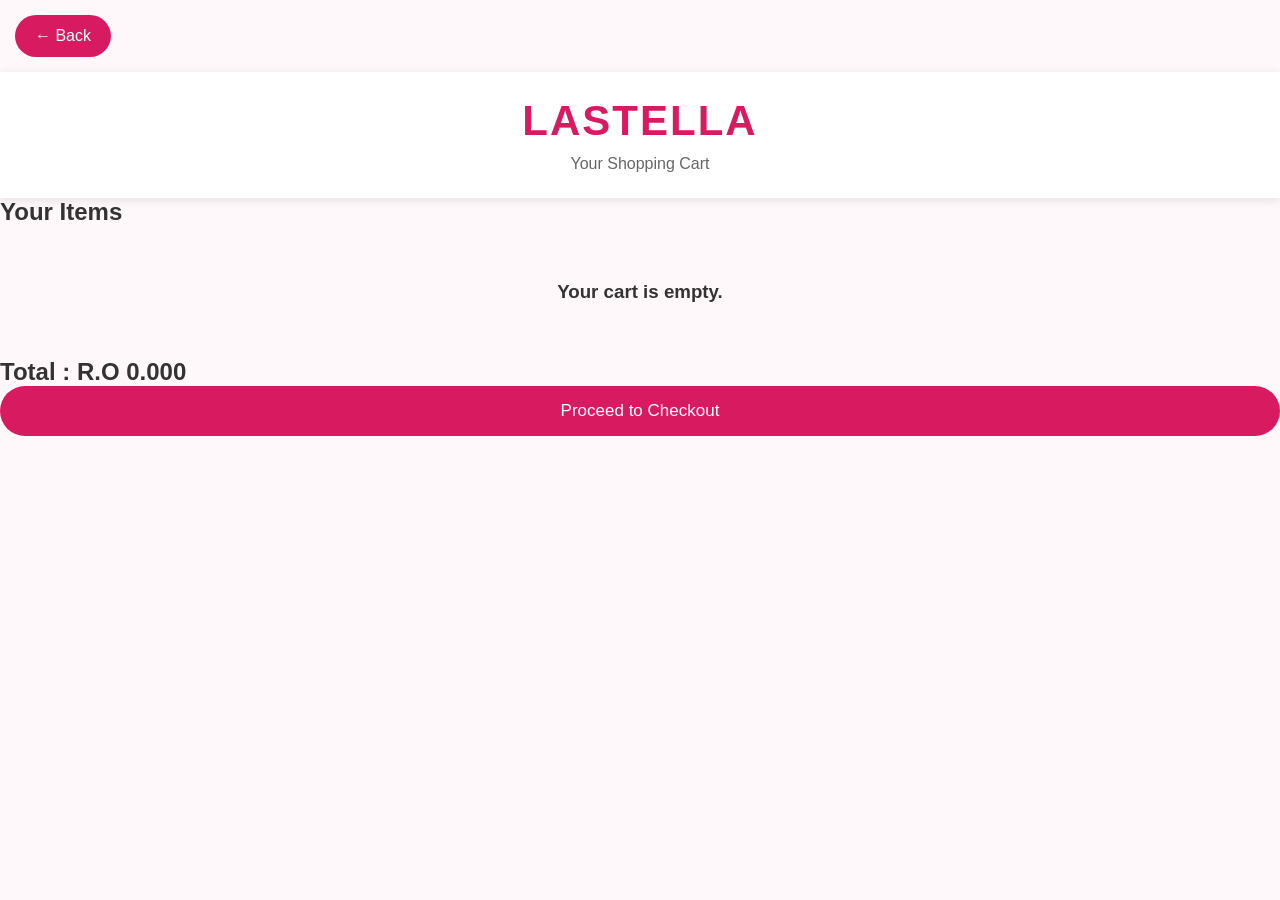
<file: cart.html>
<!DOCTYPE html>
<html lang="en">
<head>

<meta charset="UTF-8">
<meta name="viewport" content="width=device-width, initial-scale=1.0">

<title>Shopping Cart</title>

<link rel="stylesheet" href="style.css">

</head>

<body>

<div style="padding:15px;">
    <button onclick="window.location.href='index.html'"
        style="display:block;background:#d81b60;color:#fff;padding:12px 20px;border:none;border-radius:30px;font-size:16px;">
        ← Back
    </button>
</div>

<header>

<h1>LASTELLA</h1>

<p>Your Shopping Cart</p>

</header>

<div class="cart-page">

<h2>Your Items</h2>

<div id="cart-items">

</div>

<h2>

Total :

<span id="cart-total">

R.O 0.000

</span>

</h2>

<a href="checkout.html">

<button class="checkout-btn">

Proceed to Checkout

</button>

</a>
</div>

<script src="script.js"></script>

</body>

</html>
</file>
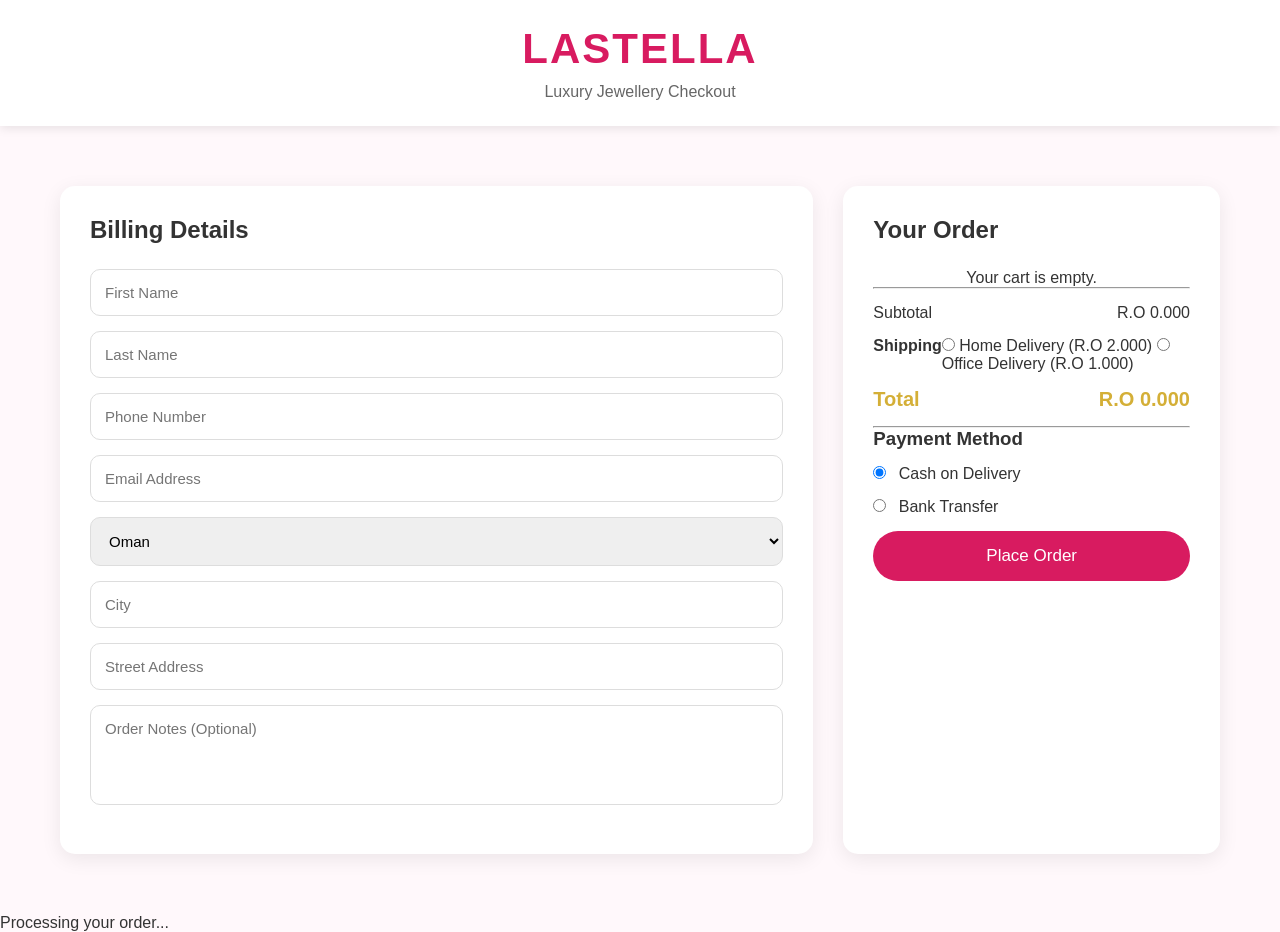
<file: checkout.html>
<!DOCTYPE html>
<html lang="en">

<head>

<meta charset="UTF-8">
<meta name="viewport" content="width=device-width, initial-scale=1.0">

<title>Checkout | LASTELLA</title>

<link rel="stylesheet" href="style.css">

<link href="https://fonts.googleapis.com/css2?family=Poppins:wght@300;400;500;600;700&display=swap" rel="stylesheet">

</head>

<body>

<header class="checkout-header">

<h1>LASTELLA</h1>

<p>Luxury Jewellery Checkout</p>

</header>

<div class="checkout-page">

<!-- LEFT SIDE -->

<div class="billing-box">

<h2>Billing Details</h2>

<form id="checkoutForm">

<input
type="text"
id="firstName"
placeholder="First Name"
required>

<input
type="text"
id="lastName"
placeholder="Last Name"
required>

<input
type="tel"
id="phone"
placeholder="Phone Number"
required>

<input
type="email"
id="email"
placeholder="Email Address"
required>

<select id="country">

<option>Oman</option>

<option>United Arab Emirates</option>

<option>Saudi Arabia</option>

<option>Qatar</option>

<option>Kuwait</option>

<option>Bahrain</option>

</select>

<input
type="text"
id="city"
placeholder="City"
required>

<input
type="text"
id="address"
placeholder="Street Address"
required>

<textarea
id="notes"
placeholder="Order Notes (Optional)">
</textarea>

</form>

</div>

<!-- RIGHT SIDE -->

<div class="summary-box">

<h2>Your Order</h2>

<div id="checkout-items"></div>

<hr>

<div class="summary-row">

<span>Subtotal</span>

<span id="checkoutSubtotal">
R.O 0.000
</span>

</div>

<div class="summary-row shipping-method">

    <span><strong>Shipping</strong></span>

    <div class="shipping-options">

        <label>
            <input
                type="radio"
                name="shippingType"
                value="2"
                onchange="updateShipping()"
                required>

            Home Delivery (R.O 2.000)
        </label>

        <label>
            <input
                type="radio"
                name="shippingType"
                value="1"
                onchange="updateShipping()">

            Office Delivery (R.O 1.000)
        </label>

    </div>

</div>
<div class="summary-row total">

<strong>Total</strong>

<strong id="checkoutTotal">
R.O 0.000
</strong>

</div>

<hr>

<h3>Payment Method</h3>

<label class="payment-option">

<input
type="radio"
name="payment"
value="Cash on Delivery"
checked
onchange="toggleBankDetails()">

Cash on Delivery

</label>

<label class="payment-option">

<input
type="radio"
name="payment"
value="Bank Transfer"
onchange="toggleBankDetails()">

Bank Transfer

</label>

<div
id="bankDetails"
class="bank-details"
style="display:none;">

<h4>Bank Dhofar</h4>

<p><b>Account Name:</b> Rose Shamiya/الوردة الشامية المتحدة للتجارة ش.م.م رقم الحساب بنك ظفار  </p>

<p><b>Account Number:</b> 01045323548001</p>

<p><b>IBAN:</b> OMXXXXXXXXXXXXXXXX</p>

<p>

After payment please send the
payment screenshot on WhatsApp.

</p>

</div>

<button
class="checkout-btn"
onclick="placeOrder()">

Place Order

</button>

</div>

</div>

<!-- Loading -->

<div id="loadingOverlay" class="loading-overlay">

<div class="loader"></div>

<p>

Processing your order...

</p>

</div>

<!-- Success Popup -->

<div id="successPopup" class="popup">

<div class="popup-box">

<h2>

✅ Order Placed Successfully

</h2>

<p>

Thank you for shopping with LASTELLA.

</p>

<p>

A confirmation email has been sent.

</p>

<button onclick="closeSuccess()">

Continue

</button>

</div>

</div>

<script src="script.js"></script>

</body>

</html>
</file>
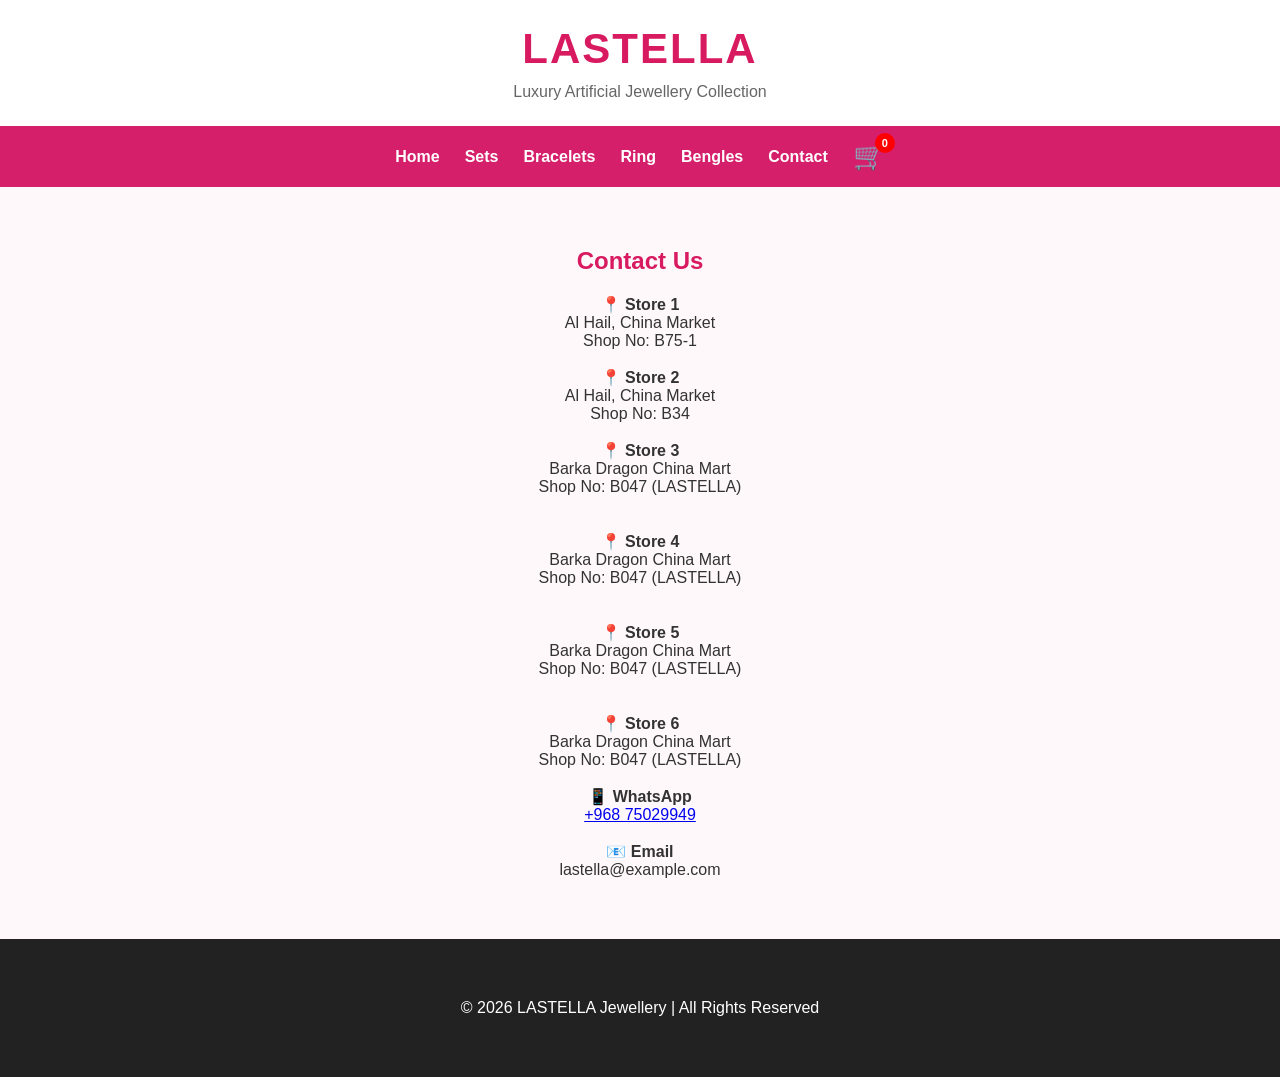
<file: contact.html>
<!DOCTYPE html>
<html lang="en">
<head>
<meta charset="UTF-8">
<meta name="viewport" content="width=device-width, initial-scale=1.0">
<title>Contact - LASTELLA</title>

<link rel="stylesheet" href="style.css">

</head>
<body>

<header>
    <h1>LASTELLA</h1>
    <p>Luxury Artificial Jewellery Collection</p>
</header>

<nav>
    <a href="index.html">Home</a>
    <a href="sets.html">Sets</a>
    <a href="products.html">Bracelets</a>
    <a href="ring.html">Ring</a>
    <a href="bengles.html">Bengles</a>
    <a href="contact.html">Contact</a>

    <div class="cart-icon" onclick="toggleCart()">
        🛒
        <span id="cart-count">0</span>
    </div>

</nav>
<section class="contact">

<h2>Contact Us</h2>

<p><strong>📍 Store 1</strong></p>
<p>Al Hail, China Market</p>
<p>Shop No: B75-1</p>

<br>

<p><strong>📍 Store 2</strong></p>
<p>Al Hail, China Market</p>
<p>Shop No: B34</p>

<br>

<p><strong>📍 Store 3</strong></p>
<p>Barka Dragon China Mart</p>
<p>Shop No: B047 (LASTELLA)</p>

<br>

<br>

<p><strong>📍 Store 4</strong></p>
<p>Barka Dragon China Mart</p>
<p>Shop No: B047 (LASTELLA)</p>

<br>

<br>

<p><strong>📍 Store 5</strong></p>
<p>Barka Dragon China Mart</p>
<p>Shop No: B047 (LASTELLA)</p>

<br>

<br>

<p><strong>📍 Store 6</strong></p>
<p>Barka Dragon China Mart</p>
<p>Shop No: B047 (LASTELLA)</p>

<br>



<p><strong>📱 WhatsApp</strong></p>
<p>
<a href="https://wa.me/96875029949" target="_blank">
+968 75029949
</a>
</p>

<br>

<p><strong>📧 Email</strong></p>
<p>lastella@example.com</p>

</section>

<footer>
<p>© 2026 LASTELLA Jewellery | All Rights Reserved</p>
</footer>

</body>
</html>
</file>
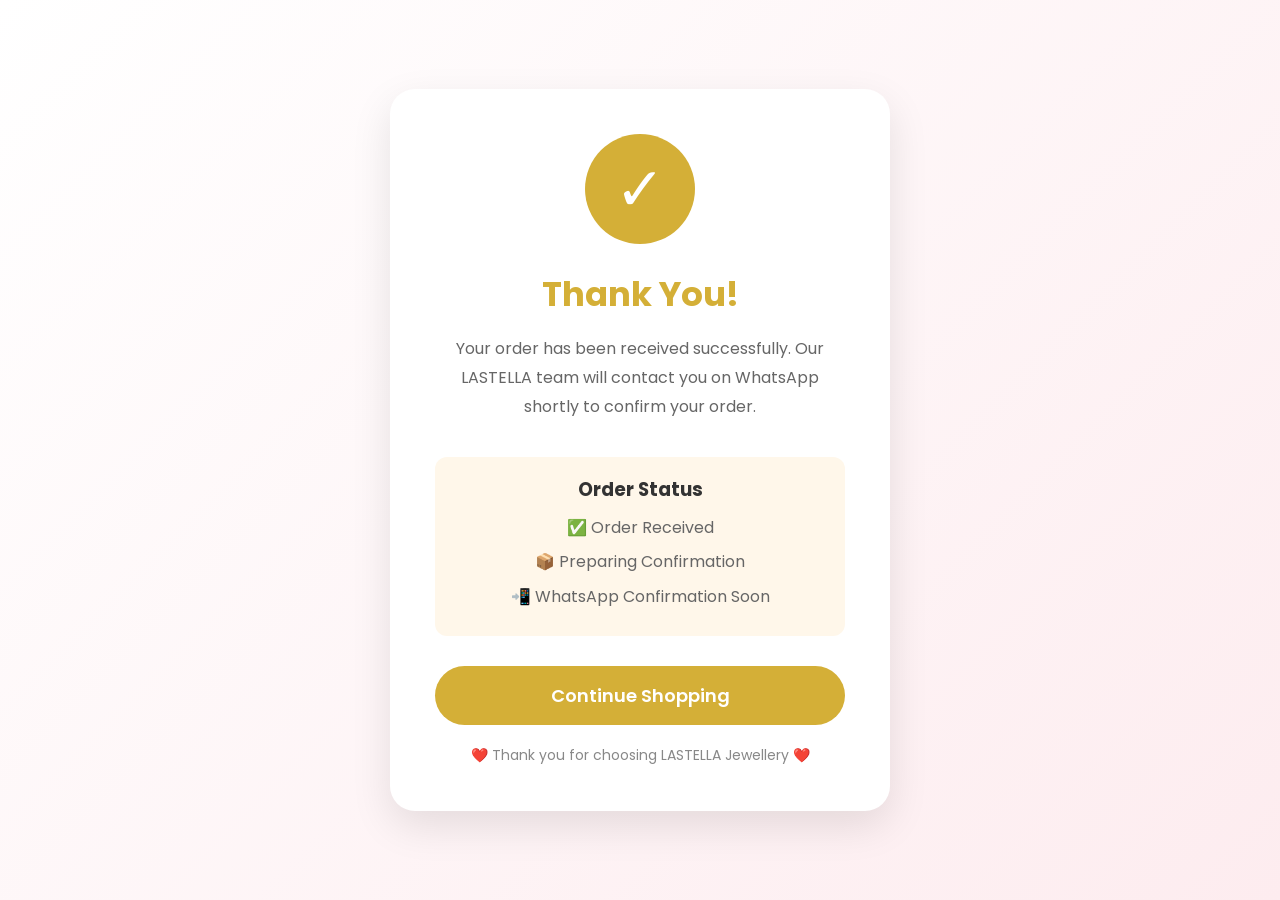
<file: success.html>
<!DOCTYPE html>
<html lang="en">

<head>

<meta charset="UTF-8">

<meta name="viewport" content="width=device-width, initial-scale=1.0">

<title>Thank You | LASTELLA</title>

<link rel="preconnect" href="https://fonts.googleapis.com">

<link href="https://fonts.googleapis.com/css2?family=Poppins:wght@300;400;500;600;700&display=swap" rel="stylesheet">

<style>

*{
margin:0;
padding:0;
box-sizing:border-box;
font-family:'Poppins',sans-serif;
}

body{

background:linear-gradient(135deg,#fff,#fdecef);

display:flex;

justify-content:center;

align-items:center;

height:100vh;

padding:20px;

}

.success-card{

width:500px;

max-width:100%;

background:#fff;

padding:45px;

border-radius:25px;

text-align:center;

box-shadow:0 15px 40px rgba(0,0,0,.10);

animation:fadeIn .6s ease;

}

@keyframes fadeIn{

from{

opacity:0;

transform:translateY(30px);

}

to{

opacity:1;

transform:translateY(0);

}

}

.check{

width:110px;

height:110px;

margin:auto;

background:#d4af37;

border-radius:50%;

display:flex;

justify-content:center;

align-items:center;

font-size:60px;

color:white;

margin-bottom:25px;

}

h1{

color:#d4af37;

margin-bottom:15px;

font-size:34px;

}

p{

color:#666;

line-height:1.8;

margin-bottom:35px;

}

.order-box{

background:#fff7ea;

padding:18px;

border-radius:12px;

margin-bottom:30px;

}

.order-box h3{

margin-bottom:10px;

color:#333;

}

.order-box p{

margin:6px 0;

}

.button{

display:inline-block;

width:100%;

background:#d4af37;

color:white;

padding:16px;

text-decoration:none;

font-size:18px;

font-weight:600;

border-radius:50px;

transition:.3s;

}

.button:hover{

background:#b99220;

transform:translateY(-3px);

}

.small{

margin-top:20px;

font-size:14px;

color:#888;

}

@media(max-width:768px){

.success-card{

padding:30px;

}

h1{

font-size:28px;

}

.check{

width:90px;

height:90px;

font-size:45px;

}

}

</style>

</head>

<body>

<div class="success-card">

<div class="check">

✓

</div>

<h1>

Thank You!

</h1>

<p>

Your order has been received successfully.

Our LASTELLA team will contact you on WhatsApp shortly to confirm your order.

</p>

<div class="order-box">

<h3>Order Status</h3>

<p>✅ Order Received</p>

<p>📦 Preparing Confirmation</p>

<p>📲 WhatsApp Confirmation Soon</p>

</div>

<a href="index.html" class="button">

Continue Shopping

</a>

<div class="small">

❤️ Thank you for choosing LASTELLA Jewellery ❤️

</div>

</div>

</body>

</html>
</file>
<file: style.css>
/* ==========================================
   LASTELLA CSS
   PART 1
========================================== */

/* RESET */

*{
    margin:0;
    padding:0;
    box-sizing:border-box;
    font-family:Arial, Helvetica, sans-serif;
}

html{
    scroll-behavior:smooth;
}

body{
    background:#fff8fb;
    color:#333;
    overflow-x:hidden;
}
*{
    margin:0;
    padding:0;
    box-sizing:border-box;
}

img{
    max-width:100%;
    display:block;
}

body{
    overflow-x:hidden;
}
/* HEADER */

header{
    background:#fff;
    text-align:center;
    padding:25px;
    box-shadow:0 2px 10px rgba(0,0,0,.1);
}

header h1{
    color:#d81b60;
    font-size:42px;
    letter-spacing:2px;
}

header p{
    margin-top:10px;
    color:#666;
}

/* NAVIGATION */

nav{
    background:#d81b60;
    display:flex;
    justify-content:center;
    align-items:center;
    gap:25px;
    padding:15px;
    position:sticky;
    top:0;
    z-index:1000;
}

nav a{
    color:white;
    text-decoration:none;
    font-weight:bold;
    transition:.3s;
}

nav a:hover{
    color:#ffe6ef;
}

/* CART ICON */

.cart-icon{
    position:relative;
    cursor:pointer;
    color:white;
    font-size:26px;
}

#cart-count{
    position:absolute;
    top:-8px;
    right:-10px;
    width:20px;
    height:20px;
    border-radius:50%;
    background:red;
    color:white;
    display:flex;
    justify-content:center;
    align-items:center;
    font-size:11px;
    font-weight:bold;
}

/* PAGE TITLE */

.title{
    text-align:center;
    color:#d81b60;
    font-size:45px;
    margin:40px 0;
}

/* PRODUCTS */

.products{
    width:95%;
    margin:auto;
    display:grid;
    grid-template-columns:repeat(auto-fit,minmax(280px,1fr));
    gap:30px;
    padding-bottom:50px;
}

/* CARD */

.card{
    background:white;
    border-radius:15px;
    overflow:hidden;
    box-shadow:0 8px 18px rgba(0,0,0,.12);
    transition:.3s;
}

.card:hover{
    transform:translateY(-8px);
}

.card img{
    width:100%;
    height:320px;
    object-fit:cover;
}

.card h3{
    text-align:center;
    margin-top:18px;
    font-size:22px;
}

.card h4{
    text-align:center;
    color:#d81b60;
    font-size:28px;
    margin:10px 0 20px;
}

/* BUTTON */

.cart-btn{

    width:85%;

    margin:0 auto 20px;

    display:block;

    padding:14px;

    border:none;

    border-radius:35px;

    background:#d81b60;

    color:white;

    font-size:16px;

    font-weight:bold;

    cursor:pointer;

    transition:.3s;

}

.cart-btn:hover{

    background:#b21450;

}

/* CONTACT */

.contact{

    width:90%;

    max-width:700px;

    margin:60px auto;

    text-align:center;

}

.contact h2{

    color:#d81b60;

    margin-bottom:20px;

}

/* FOOTER */

footer{

    background:#d81b60;

    color:white;

    text-align:center;

    padding:20px;

    margin-top:50px;

}
/* ==========================================
   PART 2
   MOBILE RESPONSIVE
========================================== */

@media screen and (max-width:768px){

body{
    overflow-x:hidden;
}

/* Header */

header{
    padding:18px 10px;
}

header h1{
    font-size:30px;
}

header p{
    font-size:14px;
}

/* Navigation */

nav{
    display:flex;
    justify-content:space-between;
    align-items:center;
    padding:12px 15px;
    gap:10px;
    flex-wrap:wrap;
}

nav a{
    font-size:14px;
    padding:6px;
}

.cart-icon{
    font-size:24px;
}

#cart-count{
    width:18px;
    height:18px;
    font-size:10px;
}

/* Title */

.title{
    font-size:30px;
    margin:25px 0;
}

/* Products */

.products{

    width:100%;

    padding:12px;

    display:grid;

    grid-template-columns:repeat(2,1fr);

    gap:12px;

}

/* Card */

.card{

    border-radius:10px;

    box-shadow:0 4px 12px rgba(0,0,0,.08);

}

.card img{

    width:100%;

    aspect-ratio:1/1;

    height:auto;

    object-fit:cover;

}

.card h3{

    font-size:15px;

    margin:10px 6px 5px;

}

.card h4{

    font-size:18px;

    margin-bottom:10px;

}

/* Button */

.cart-btn{

    width:90%;

    padding:10px;

    font-size:14px;

    margin-bottom:15px;

}

/* Contact */

.contact{

    width:92%;

    padding:20px;

}

}

/* Small Phones */

@media screen and (max-width:480px){

.products{

    grid-template-columns:repeat(2,1fr);

    gap:10px;

}

.card h3{

    font-size:14px;

}

.card h4{

    font-size:16px;

}

.cart-btn{

    font-size:13px;

    padding:9px;

}

}

/* Tablets */

@media screen and (min-width:769px) and (max-width:1024px){

.products{

    grid-template-columns:repeat(3,1fr);

    gap:20px;

}

}
/* =========================
   LASTELLA SEARCH BAR
========================= */

.search-box{

    width:100%;

    display:flex;

    justify-content:center;

    margin:35px auto;

}

.search-box input{

    width:420px;

    max-width:90%;

    padding:16px 25px;

    border:none;

    border-radius:50px;

    font-size:17px;

    font-family:'Poppins',sans-serif;

    background:#ffffff;

    color:#444;

    box-shadow:0 8px 25px rgba(214,31,107,.15);

    transition:.35s;

    outline:none;

}

.search-box input::placeholder{

    color:#999;

}

.search-box input:focus{

    transform:scale(1.03);

    box-shadow:0 10px 30px rgba(214,31,107,.35);

    border:2px solid #d61f6b;

}
@media(max-width:768px){

.search-box{

    padding:0 15px;

}

.search-box input{

    width:100%;

    font-size:16px;

    padding:15px 20px;

}

}
/* IMAGE ZOOM */

.image-modal{

    display:none;

    position:fixed;

    z-index:9999;

    left:0;

    top:0;

    width:100%;

    height:100%;

    background:rgba(0,0,0,.92);

    justify-content:center;

    align-items:center;

}

.image-modal img{

    max-width:90%;

    max-height:90%;

    border-radius:15px;

    animation:zoom .3s;

}

@keyframes zoom{

    from{

        transform:scale(.8);

    }

    to{

        transform:scale(1);

    }

}

.close-image{

    position:absolute;

    top:25px;

    right:35px;

    color:white;

    font-size:45px;

    cursor:pointer;

}
.out-stock{

    background:#999 !important;

    cursor:not-allowed;

    opacity:.8;

}

/* ===========================
   Ring Size Selector
=========================== */

.size-title{
    text-align:center;
    margin:15px 0 10px;
    font-size:15px;
    font-weight:600;
    color:#555;
}

.card .size-selector{
    display:flex !important;
    justify-content:center;
    align-items:center;
    gap:12px;
    margin-bottom:20px;
}

.card .size-selector button{

    width:42px;

    height:42px;

    border-radius:50%;

    border:none;

    background:#f3f3f3;

    color:#333;

    font-size:15px;

    font-weight:bold;

    cursor:pointer;

    transition:.3s;
}

.card .size-selector button:hover{

    background:#d61f6b;

    color:white;

}

.card .size-selector button.active{

    background:#d61f6b;

    color:white;

}
.brand-section{
    margin:25px 15px;
    text-align:center;
}

.brand-section h3{
    color:#d81b60;
    font-size:32px;
    font-weight:700;
    margin-bottom:20px;
}

.brand-buttons{
    display:flex;
    flex-wrap:wrap;
    justify-content:center;
    gap:15px;
}

.brand-btn{
    width:145px;
    height:55px;

    display:flex;
    align-items:center;
    justify-content:center;

    background:#fff;
    border:2px solid #f3b5cc;
    border-radius:18px;

    color:#d81b60;
    font-size:20px;
    font-weight:600;

    cursor:pointer;
    transition:.3s;

    box-shadow:0 8px 20px rgba(216,27,96,.08);
}

.brand-btn:hover,
.brand-btn.active{
    background:#d81b60;
    color:#fff;
    border-color:#d81b60;
}

.brand-btn img{
    width:24px;
    height:24px;
    margin-right:10px;
}

@media (max-width:768px){

    .brand-buttons{
        gap:12px;
    }

    .brand-btn{
        width:160px;
        height:54px;
        font-size:18px;
    }

}
/* ===========================================
            LASTELLA HOMEPAGE V2
===========================================*/

/* Top Bar */

.top-bar{

    background:#d61f6b;

    color:#fff;

    text-align:center;

    padding:12px;

    font-size:14px;

    font-weight:600;

}

/* Header */

/* ==========================
   LOGO SECTION
========================== */

.logo-area{

    background:#fff;

    text-align:center;

    padding:40px 20px;

}

.logo{

    width:min(90vw, 520px);

    height:auto;

    display:block;

    margin:0 auto;

}

.logo-area p{

    font-size:20px;

    color:#555;

    font-weight:500;

    letter-spacing:.5px;

}
/* Navigation */

nav{

    background:#d61f6b;

}

nav ul{

    display:flex;

    justify-content:center;

    list-style:none;

    flex-wrap:wrap;

}

nav li{

    margin:18px;

}

nav a{

    color:#fff;

    text-decoration:none;

    font-weight:bold;

    transition:.3s;

}

nav a:hover{

    color:#ffe3ef;

}

/* Search */

.search-section{

    padding:35px;

    background:#fff8fb;

}

.search-section input{

    width:100%;

    max-width:650px;

    display:block;

    margin:auto;

    padding:18px 25px;

    border:none;

    border-radius:40px;

    font-size:18px;

    box-shadow:0 10px 25px rgba(214,31,107,.15);

    outline:none;

}

/* Categories */

.categories{

    padding:70px 6%;

    background:#fff;

}

.categories h2{

    text-align:center;

    font-size:48px;

    color:#c06d84;

    margin-bottom:60px;

}

.category-grid{

    display:grid;

    grid-template-columns:repeat(2,1fr);

    gap:35px;

}

.category-card{

    background:#fff;

    border-radius:20px;

    overflow:hidden;

    text-decoration:none;

    color:#333;

    box-shadow:0 12px 35px rgba(0,0,0,.08);

    transition:.35s;

}

.category-card:hover{

    transform:translateY(-10px);

}

.category-card img{

    width:100%;

    aspect-ratio:4/5;

    object-fit:cover;

    display:block;

}

.category-card span{

    display:block;

    padding:18px;

    text-align:center;

    font-size:26px;

    font-weight:600;

}
/* Featured */

.featured{

    padding:80px 6%;

    background:#fff8fb;

}

.featured h2{

    text-align:center;

    font-size:45px;

    color:#c06d84;

    margin-bottom:50px;

}

/* Why Choose */

.why-us{

    padding:80px 6%;

    background:#fff;

}

.why-us h2{

    text-align:center;

    font-size:45px;

    margin-bottom:50px;

    color:#c06d84;

}

.why-grid{

    display:grid;

    grid-template-columns:repeat(4,1fr);

    gap:25px;

}

.why-card{

    background:#fff8fb;

    border-radius:20px;

    text-align:center;

    padding:40px 20px;

    font-size:55px;

    box-shadow:0 10px 25px rgba(0,0,0,.08);

}

.why-card h3{

    margin-top:20px;

    font-size:22px;

}

/* Instagram */

.instagram{

    background:#fff8fb;

    padding:80px;

    text-align:center;

}

.instagram h2{

    color:#d61f6b;

    font-size:45px;

}

.instagram p{

    font-size:24px;

    margin-top:15px;

}

/* Footer */

footer{

    background:#222;

    color:#fff;

    text-align:center;

    padding:60px 20px;

}

footer h3{

    font-size:36px;

    margin-bottom:20px;

}
.hero{
    min-height:650px;
    height:70vh;
}
/* Mobile */

/* ==========================================
   MOBILE RESPONSIVE
========================================== */

@media screen and (max-width:768px){

/* Top Bar */
.top-bar{
    font-size:12px;
    padding:10px;
}

/* Logo */
.logo-area{
    padding:25px 15px;
}

.logo{
    width:240px;
    max-width:85%;
}

.logo-area p{
    font-size:15px;
    margin-top:10px;
}

/* Hero */
.hero{
    height:260px;
    background-position:center;
}

/* Navigation */
nav{
    overflow-x:auto;
}

nav ul{
    display:flex;
    flex-wrap:nowrap;
    justify-content:flex-start;
    gap:18px;
    padding:12px 15px;
}

nav li{
    flex:none;
    margin:0;
}

nav a{
    white-space:nowrap;
    font-size:15px;
}
/* Search */

.search-section{
    padding:20px 15px;
}

.search-section input{
    width:100%;
    font-size:15px;
    padding:14px 18px;
    border-radius:30px;
}

/* Section Headings */

.categories,
.featured,
.why-us,
.instagram{
    padding:45px 18px;
}

.categories h2,
.featured h2,
.why-us h2,
.instagram h2{
    font-size:30px;
    margin-bottom:30px;
}

/* Categories */

.category-grid{
    display:grid;
    grid-template-columns:repeat(2,1fr);
    gap:15px;
}

.category-card{
    border-radius:16px;
}

.category-card img{
    width:100%;
    aspect-ratio:4/5;
    object-fit:cover;
}

.category-card span{
    font-size:17px;
    padding:12px;
}

/* Why Choose */

.why-grid{
    display:grid;
    grid-template-columns:repeat(2,1fr);
    gap:15px;
}

.why-card{
    padding:22px 12px;
    font-size:34px;
    border-radius:16px;
}

.why-card h3{
    font-size:15px;
    margin-top:12px;
}

/* Instagram */

.instagram p{
    font-size:16px;
}

/* Footer */

footer{
    padding:40px 20px;
}

footer h3{
    font-size:24px;
}

/* Buttons */

button,
.btn,
.shop-btn,
.whatsapp-btn{
    width:100%;
    max-width:320px;
    margin:auto;
    display:block;
    font-size:16px;
    padding:14px;
}

}
/* Back To Top */

.top-btn{

position:fixed;

bottom:25px;

right:25px;

width:50px;

height:50px;

border:none;

border-radius:50%;

background:#d61f6b;

color:white;

font-size:22px;

cursor:pointer;

display:none;

box-shadow:0 8px 20px rgba(0,0,0,.25);

z-index:9999;

transition:.3s;

}

.show-top{

display:block;

}

.top-btn:hover{

transform:scale(1.1);

}


/* Pulse Animation */

.pulse{

animation:pulse .8s;

}

@keyframes pulse{

0%{

transform:scale(1);

}

50%{

transform:scale(1.08);

}

100%{

transform:scale(1);

}

}
/* Product Sizes */

.size-box{

    margin-top:15px;

    text-align:center;

}

.size-box p{

    margin-bottom:10px;

    font-size:14px;

    color:#555;

    font-weight:600;

}

.size-box button{

    width:42px;

    height:42px;

    margin:5xpx;

    border:none;

    border-radius:50%;

    background:#f3f3f3;

    cursor:pointer;

    font-weight:bold;

    transition:.3s;

}

.size-box button:hover{

    background:#d61f6b;

    color:#fff;

}
/* Fade */

.hidden{

opacity:0;

transform:translateY(60px);

transition:.8s;

}

.show{

opacity:1;

transform:translateY(0);

}


/* Sticky Navigation */

.sticky{

position:sticky;

top:0;

z-index:999;

box-shadow:0 8px 25px rgba(0,0,0,.12);

}


/* Back To Top */

.top-button{

position:fixed;

right:25px;

bottom:25px;

width:55px;

height:55px;

border:none;

border-radius:50%;

background:#d61f6b;

color:#fff;

font-size:24px;

cursor:pointer;

display:none;

box-shadow:0 10px 25px rgba(0,0,0,.25);

transition:.3s;

z-index:9999;

}

.show-top{

display:block;

}


/* Pulse */

.pulse{

animation:pulse .8s;

}

@keyframes pulse{

0%{

transform:scale(1);

}

50%{

transform:scale(1.08);

}

100%{

transform:scale(1);

}

}
/* ===========================
   Checkout Products
=========================== */

.checkout-product{

display:flex;

align-items:center;

gap:15px;

margin-bottom:20px;

}

.checkout-image{

width:80px;

height:80px;

border-radius:10px;

object-fit:cover;

border:1px solid #ddd;

}

.summary-row{

display:flex;

justify-content:space-between;

margin:15px 0;

font-size:16px;

}

.total{

font-size:20px;

font-weight:bold;

color:#d4af37;

}

.bank-details{

background:#fff8e8;

padding:15px;

border-radius:10px;

margin:20px 0;

border:1px solid #f0d68a;

}
/* ======================================
   CHECKOUT PAGE
====================================== */

.checkout-page{
    max-width:1200px;
    margin:40px auto;
    display:grid;
    grid-template-columns:2fr 1fr;
    gap:30px;
    padding:20px;
}

.billing-box,
.summary-box{
    background:#fff;
    border-radius:15px;
    padding:30px;
    box-shadow:0 5px 20px rgba(0,0,0,.08);
}

.billing-box h2,
.summary-box h2{
    margin-bottom:25px;
}

.billing-box input,
.billing-box select,
.billing-box textarea{
    width:100%;
    padding:14px;
    margin-bottom:15px;
    border:1px solid #ddd;
    border-radius:10px;
    font-size:15px;
    outline:none;
    transition:.3s;
}

.billing-box input:focus,
.billing-box select:focus,
.billing-box textarea:focus{
    border-color:#d4af37;
    box-shadow:0 0 8px rgba(212,175,55,.3);
}

.billing-box textarea{
    height:100px;
    resize:none;
}

.checkout-btn{
    width:100%;
    background:#d4af37;
    color:#fff;
    border:none;
    padding:16px;
    border-radius:10px;
    font-size:18px;
    cursor:pointer;
    transition:.3s;
}

.checkout-btn:hover{
    background:#b99220;
}

.checkout-product{
    display:flex;
    gap:15px;
    align-items:center;
    margin-bottom:20px;
}

.checkout-image{
    width:80px;
    height:80px;
    object-fit:cover;
    border-radius:10px;
    border:1px solid #ddd;
}

.summary-row{
    display:flex;
    justify-content:space-between;
    margin:15px 0;
}

.total{
    font-size:20px;
    color:#d4af37;
    font-weight:bold;
}
@media(max-width:768px){

.checkout-page{

grid-template-columns:1fr;

}

.billing-box,
.summary-box{

padding:20px;

}

.checkout-product{

flex-direction:column;

text-align:center;

}

.checkout-image{

width:120px;
height:120px;

}

.checkout-btn{

position:fixed;
left:15px;
right:15px;
bottom:15px;
z-index:999;

}

body{

padding-bottom:90px;

}
.qty-box{

display:flex;

align-items:center;

gap:10px;

}

.qty-box button{

width:35px;

height:35px;

border:none;

background:#f8d7da;

border-radius:8px;

cursor:pointer;

font-size:20px;

font-weight:bold;

transition:.3s;

}

.qty-box button:hover{

background:#d4af37;

color:white;

}

.remove-btn{

margin-left:20px;

width:40px;

height:40px;

border:none;

background:#ff4d4d;

color:white;

border-radius:50%;

cursor:pointer;

font-size:18px;

transition:.3s;

}

.remove-btn:hover{

background:#d60000;

transform:scale(1.1);

}
}
.payment-option{

display:block;

margin:15px 0;

font-size:16px;

cursor:pointer;

}

.payment-option input{

margin-right:8px;

}

.bank-details{

background:#fff8e5;

padding:20px;

border-radius:10px;

margin-top:20px;

border:1px solid #d4af37;

}

.bank-details h4{

color:#d4af37;

margin-bottom:10px;

}

.bank-details p{

margin:8px 0;

}
/* ==========================================
   PART 3
   SHOPPING CART SIDEBAR
========================================== */

/* Cart Sidebar */

#cart-sidebar{
    position:fixed;
    top:0;
    right:-420px;
    width:400px;
    max-width:100%;
    height:100vh;
    background:#fff;
    box-shadow:-5px 0 25px rgba(0,0,0,.20);
    transition:0.35s ease;
    z-index:99999;
    display:flex;
    flex-direction:column;
}

#cart-sidebar.open{
    right:0;
}

/* Header */

.cart-header{
    display:flex;
    justify-content:space-between;
    align-items:center;
    padding:20px;
    border-bottom:1px solid #eee;
}

.cart-header h2{
    font-size:34px;
    color:#222;
}

.close-cart{
    font-size:32px;
    cursor:pointer;
    font-weight:bold;
}

/* Products */

#cart-items{
    flex:1;
    overflow-y:auto;
    padding:15px;
}

/* Single Product */

.cart-product{
    display:flex;
    align-items:center;
    gap:12px;
    padding:12px 0;
    border-bottom:1px solid #eee;
}

.cart-product img{
    width:80px;
    height:80px;
    object-fit:cover;
    border-radius:10px;
}

.cart-info{
    flex:1;
}

.cart-info h4{
    font-size:17px;
    margin-bottom:6px;
}

.cart-info p{
    color:#d81b60;
    font-weight:bold;
    margin-bottom:8px;
}

/* Quantity */

.qty{
    display:flex;
    align-items:center;
    gap:10px;
}

.qty button{
    width:32px;
    height:32px;
    border:none;
    background:#f3f3f3;
    cursor:pointer;
    border-radius:5px;
    font-size:18px;
}

.qty button:hover{
    background:#d81b60;
    color:#fff;
}

.qty span{
    font-weight:bold;
    min-width:20px;
    text-align:center;
}

/* Remove */

.remove{
    color:red;
    font-size:22px;
    cursor:pointer;
}

/* Footer */

.cart-footer{
    padding:20px;
    border-top:1px solid #eee;
    background:#fff;
}

.cart-footer h3{
    display:flex;
    justify-content:space-between;
    margin-bottom:20px;
    font-size:26px;
}

/* Buttons */

.checkout-btn,
.whatsapp-cart{

    width:100%;
    padding:15px;
    border:none;
    border-radius:35px;
    font-size:17px;
    cursor:pointer;
    transition:.3s;
}

.checkout-btn{
    background:#d81b60;
    color:#fff;
    margin-bottom:12px;
}

.checkout-btn:hover{
    background:#b3134d;
}

.whatsapp-cart{
    background:#25D366;
    color:#fff;
}

.whatsapp-cart:hover{
    background:#1ea952;
}

/* Scrollbar */

#cart-items::-webkit-scrollbar{
    width:6px;
}

#cart-items::-webkit-scrollbar-thumb{
    background:#d81b60;
    border-radius:10px;
}

/* Mobile */

@media screen and (max-width:768px){

#cart-sidebar{
    width:100%;
}

.cart-header h2{
    font-size:26px;
}

.cart-product img{
    width:70px;
    height:70px;
}

.cart-footer h3{
    font-size:22px;
}

.checkout-btn,
.whatsapp-cart{
    font-size:15px;
    padding:13px;
}

}
/* Popup */

.popup{

display:none;

position:fixed;

top:0;

left:0;

width:100%;

height:100%;

background:rgba(0,0,0,.5);

justify-content:center;

align-items:center;

z-index:9999;

}

.popup-box{

background:white;

padding:30px;

border-radius:15px;

width:400px;

max-width:90%;

text-align:center;

}

.popup-buttons{

display:flex;

justify-content:space-between;

margin-top:20px;

}

.cancel-btn{

background:#ccc;

border:none;

padding:12px 25px;

border-radius:8px;

cursor:pointer;

}

.confirm-btn{

background:#d4af37;

color:white;

border:none;

padding:12px 25px;

border-radius:8px;

cursor:pointer;

}
</file>
